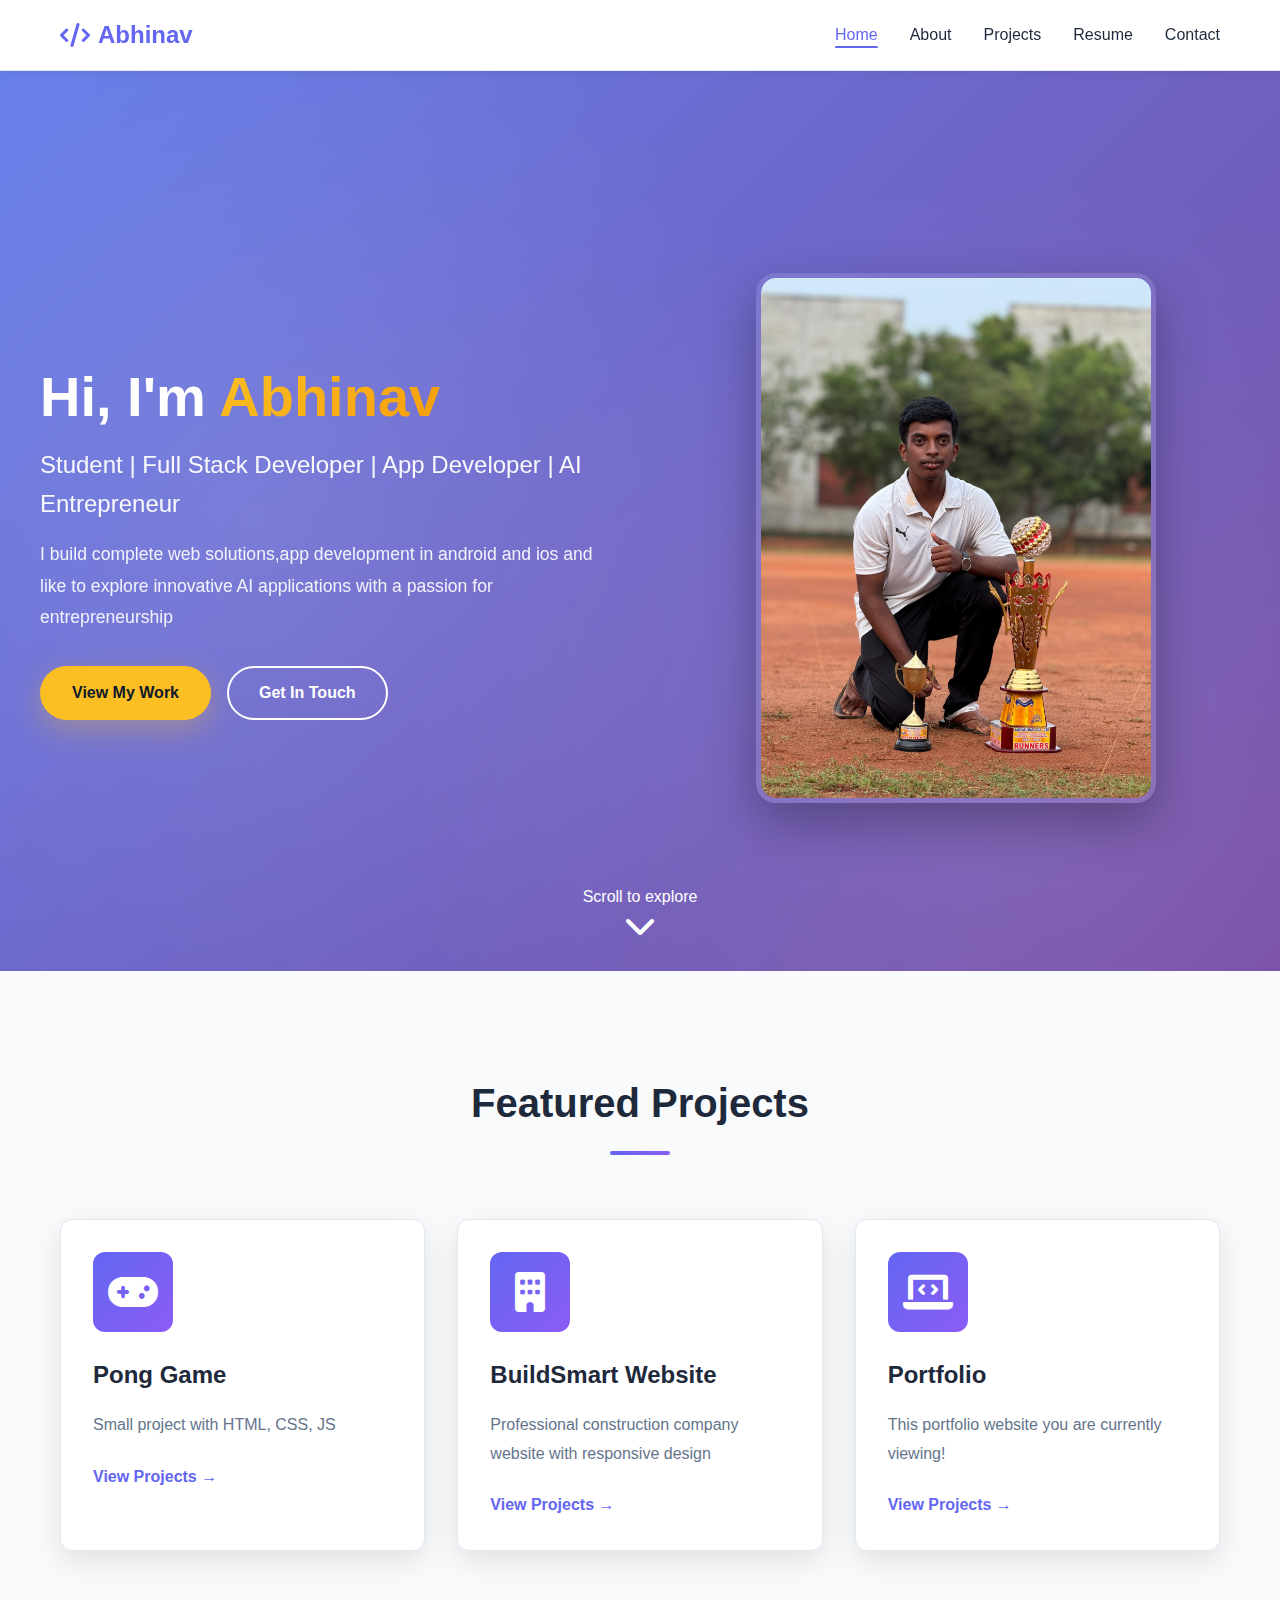
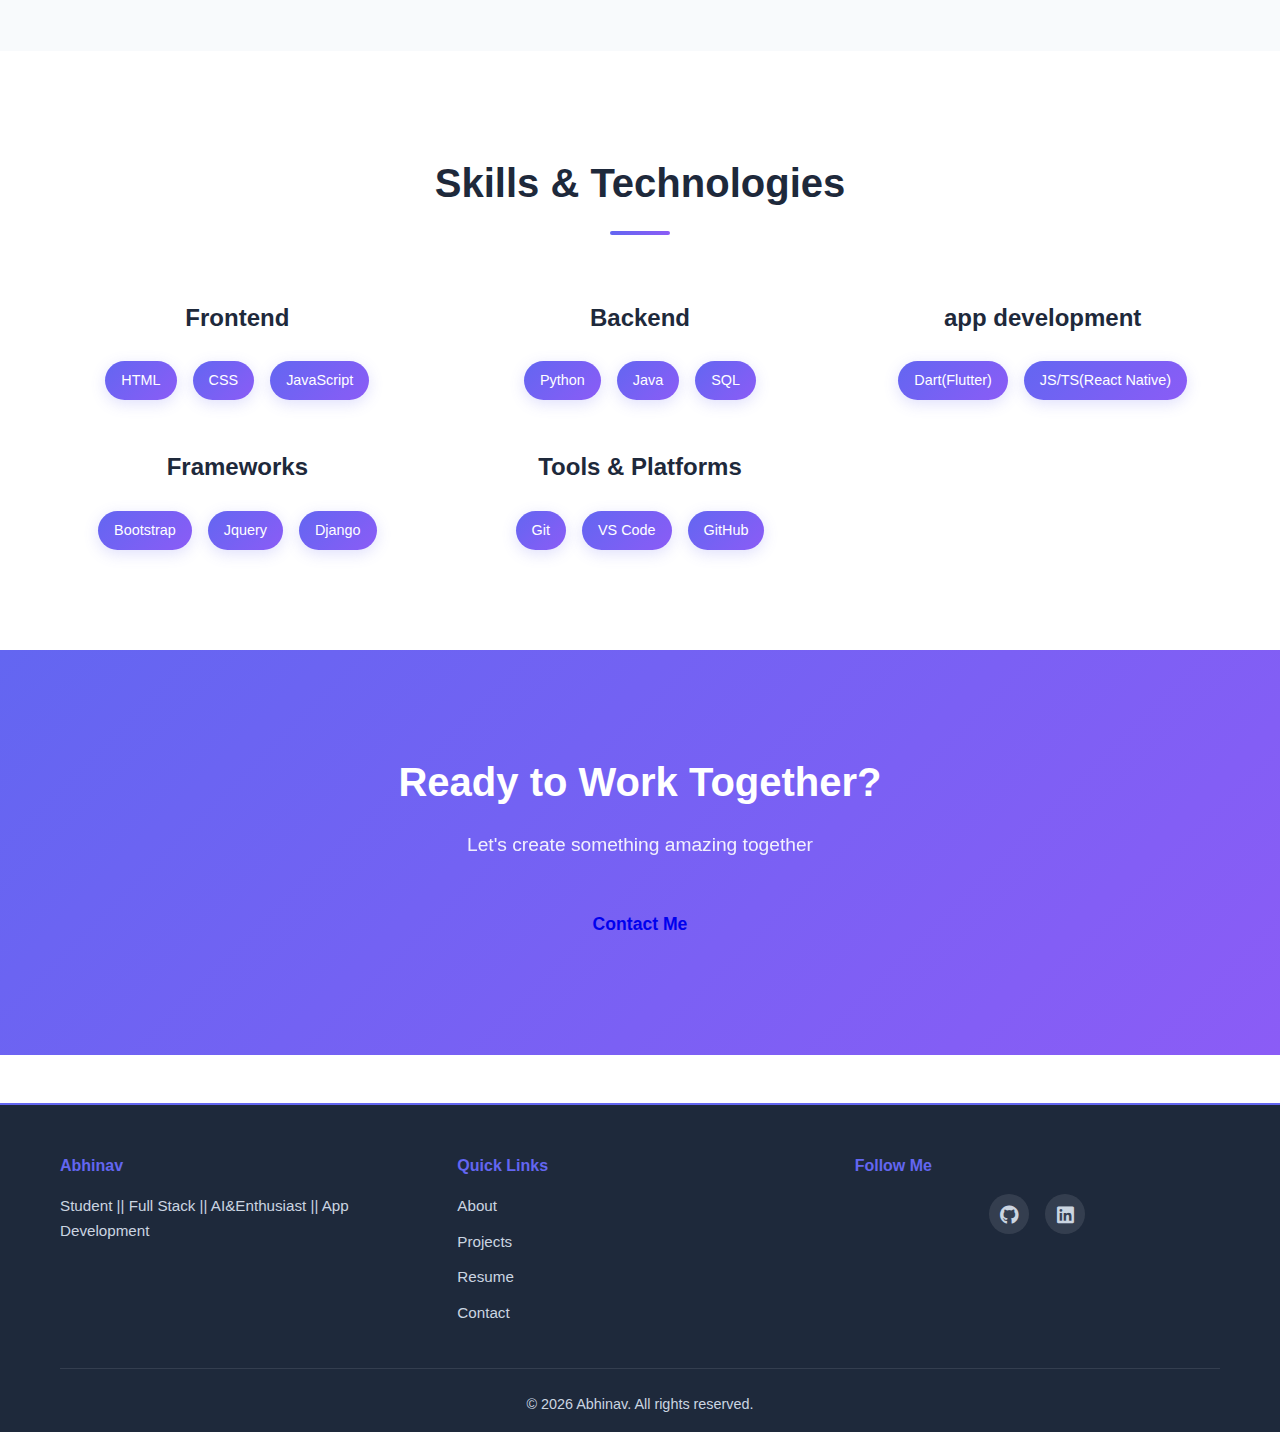
<file: index.html>
<!DOCTYPE html>
<html lang="en">
<head>
  <meta charset="UTF-8">
  <meta name="viewport" content="width=device-width, initial-scale=1.0">
  <title>Abhinav - Portfolio</title>
  <link rel="stylesheet" href="style.css">
  <link rel="stylesheet" href="https://cdnjs.cloudflare.com/ajax/libs/font-awesome/6.0.0/css/all.min.css">
</head>
<body>
  <!-- Navigation -->
  <nav class="navbar">
    <div class="nav-container">
      <a href="index.html" class="logo">
        <i class="fas fa-code"></i> Abhinav
      </a>
      <button class="nav-toggle" aria-label="Toggle navigation">
        <span></span>
        <span></span>
        <span></span>
      </button>
      <ul class="nav-menu">
        <li><a href="index.html" class="nav-link active">Home</a></li>
        <li><a href="about.html" class="nav-link">About</a></li>
        <li><a href="projects.html" class="nav-link">Projects</a></li>
        <li><a href="resume.html" class="nav-link">Resume</a></li>
        <li><a href="contact.html" class="nav-link">Contact</a></li>
      </ul>
    </div>
  </nav>

  <section class="hero">
    <div class="hero-content">
      <div class="hero-text">
        <h1 class="hero-title">Hi, I'm <span class="highlight">Abhinav</span></h1>
        <p class="hero-subtitle">Student | Full Stack Developer | App Developer | AI Entrepreneur </p>
        <p class="hero-description">I build complete web solutions,app development in android and ios and  like to explore innovative AI applications with a passion for entrepreneurship</p>
        <div class="hero-buttons">
          <a href="projects.html" class="btn btn-primary">View My Work</a>
          <a href="contact.html" class="btn btn-secondary">Get In Touch</a>
        </div>
      </div>
      <div class="hero-image">
        <img src="./image/profile.jpg" alt="Abhinav" class="profile-img">
      </div>
    </div>
    <div class="scroll-indicator">
      <p>Scroll to explore</p>
      <i class="fas fa-chevron-down"></i>
    </div>
  </section>

  <!-- Featured Projects -->
  <section class="featured-projects">
    <div class="container">
      <h2 class="section-title">Featured Projects</h2>
      <div class="projects-grid">
        <div class="project-card">
          <div class="project-image">
            <i class="fas fa-gamepad"></i>
          </div>
          <h3>Pong Game</h3>
          <p>Small project with HTML, CSS, JS</p>
          <a href="projects.html" class="view-link">View Projects →</a>
        </div>
        <div class="project-card">
          <div class="project-image">
            <i class="fas fa-building"></i>
          </div>
          <h3>BuildSmart Website</h3>
          <p>Professional construction company website with responsive design</p>
          <a href="projects.html" class="view-link">View Projects →</a>
        </div>
        <div class="project-card">
          <div class="project-image">
            <i class="fas fa-laptop-code"></i>
          </div>
          <h3>Portfolio</h3>
          <p>This portfolio website you are currently viewing!</p>
          <a href="projects.html" class="view-link">View Projects →</a>
        </div>
      </div>
    </div>
  </section>

  <!-- Skills Section -->
  <section class="skills">
    <div class="container">
      <h2 class="section-title">Skills & Technologies</h2>
      <div class="skills-grid">
        <div class="skill-category">
          <h3>Frontend</h3>
          <div class="skills-list">
            <span class="skill-tag">HTML</span>
            <span class="skill-tag">CSS</span>
            <span class="skill-tag">JavaScript</span>
          </div>
        </div>
        <div class="skill-category">
          <h3>Backend</h3>
          <div class="skills-list">
            <span class="skill-tag">Python</span>
            <span class="skill-tag">Java</span>
            <span class="skill-tag">SQL</span>
          </div>
        </div>
        <div class="skill-category">
          <h3>app development</h3>
          <div class="skills-list">
            <span class="skill-tag">Dart(Flutter)</span>
            <span class="skill-tag">JS/TS(React Native)</span>
          </div>
        </div>
        <div class="skill-category">
          <h3>Frameworks</h3>
          <div class="skills-list">
            <span class="skill-tag">Bootstrap</span>
            <span class="skill-tag">Jquery</span>
            <span class="skill-tag">Django</span>
          </div>
        </div>
        <div class="skill-category">
          <h3>Tools & Platforms</h3>
          <div class="skills-list">
            <span class="skill-tag">Git</span>
            <span class="skill-tag">VS Code</span>
            <span class="skill-tag">GitHub</span>
          </div>
        </div>
      </div>
    </div>
  </section>

  <!-- CTA Section -->
  <section class="cta">
    <div class="container">
      <h2>Ready to Work Together?</h2>
      <p>Let's create something amazing together</p>
      <a href="contact.html" class="btn btn-large">Contact Me</a>
    </div>
  </section>

  <!-- Footer -->
  <footer class="footer">
    <div class="container">
      <div class="footer-content">
        <div class="footer-section">
          <h4>Abhinav</h4>
          <p>Student || Full Stack || AI&Enthusiast || App Development</p>
        </div>
        <div class="footer-section">
          <h4>Quick Links</h4>
          <ul>
            <li><a href="about.html">About</a></li>
            <li><a href="projects.html">Projects</a></li>
            <li><a href="resume.html">Resume</a></li>
            <li><a href="contact.html">Contact</a></li>
          </ul>
        </div>
        <div class="footer-section">
          <h4>Follow Me</h4>
          <div class="social-links">
            <a href="https://github.com/Abhinavvel2006" aria-label="GitHub"><i class="fab fa-github"></i></a>
            <a href="https://www.linkedin.com/in/abhinavvel2006" aria-label="LinkedIn"><i class="fab fa-linkedin"></i></a>
          </div>
        </div>
      </div>
      <div class="footer-bottom">
        <p>&copy; 2026 Abhinav. All rights reserved.</p>
      </div>
    </div>
  </footer>

  <script src="script.js"></script>
</body>
</html>
</file>
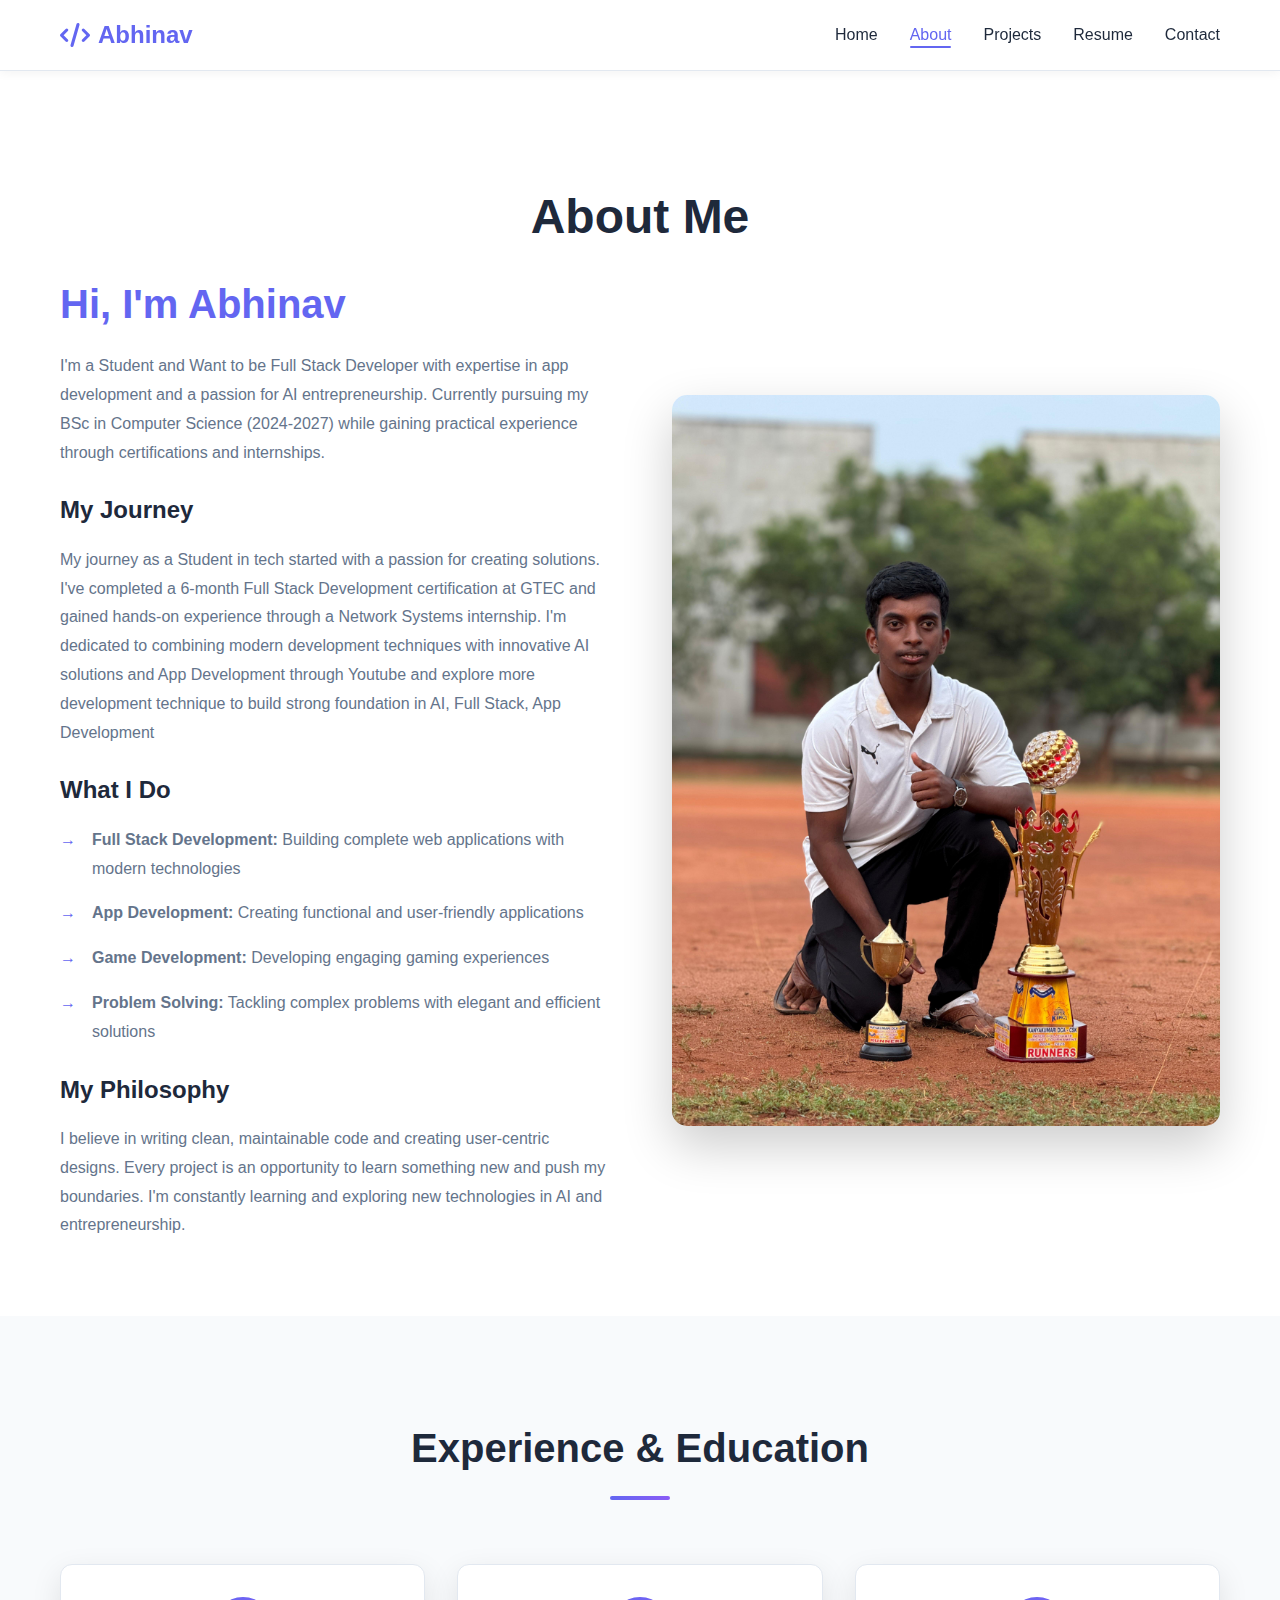
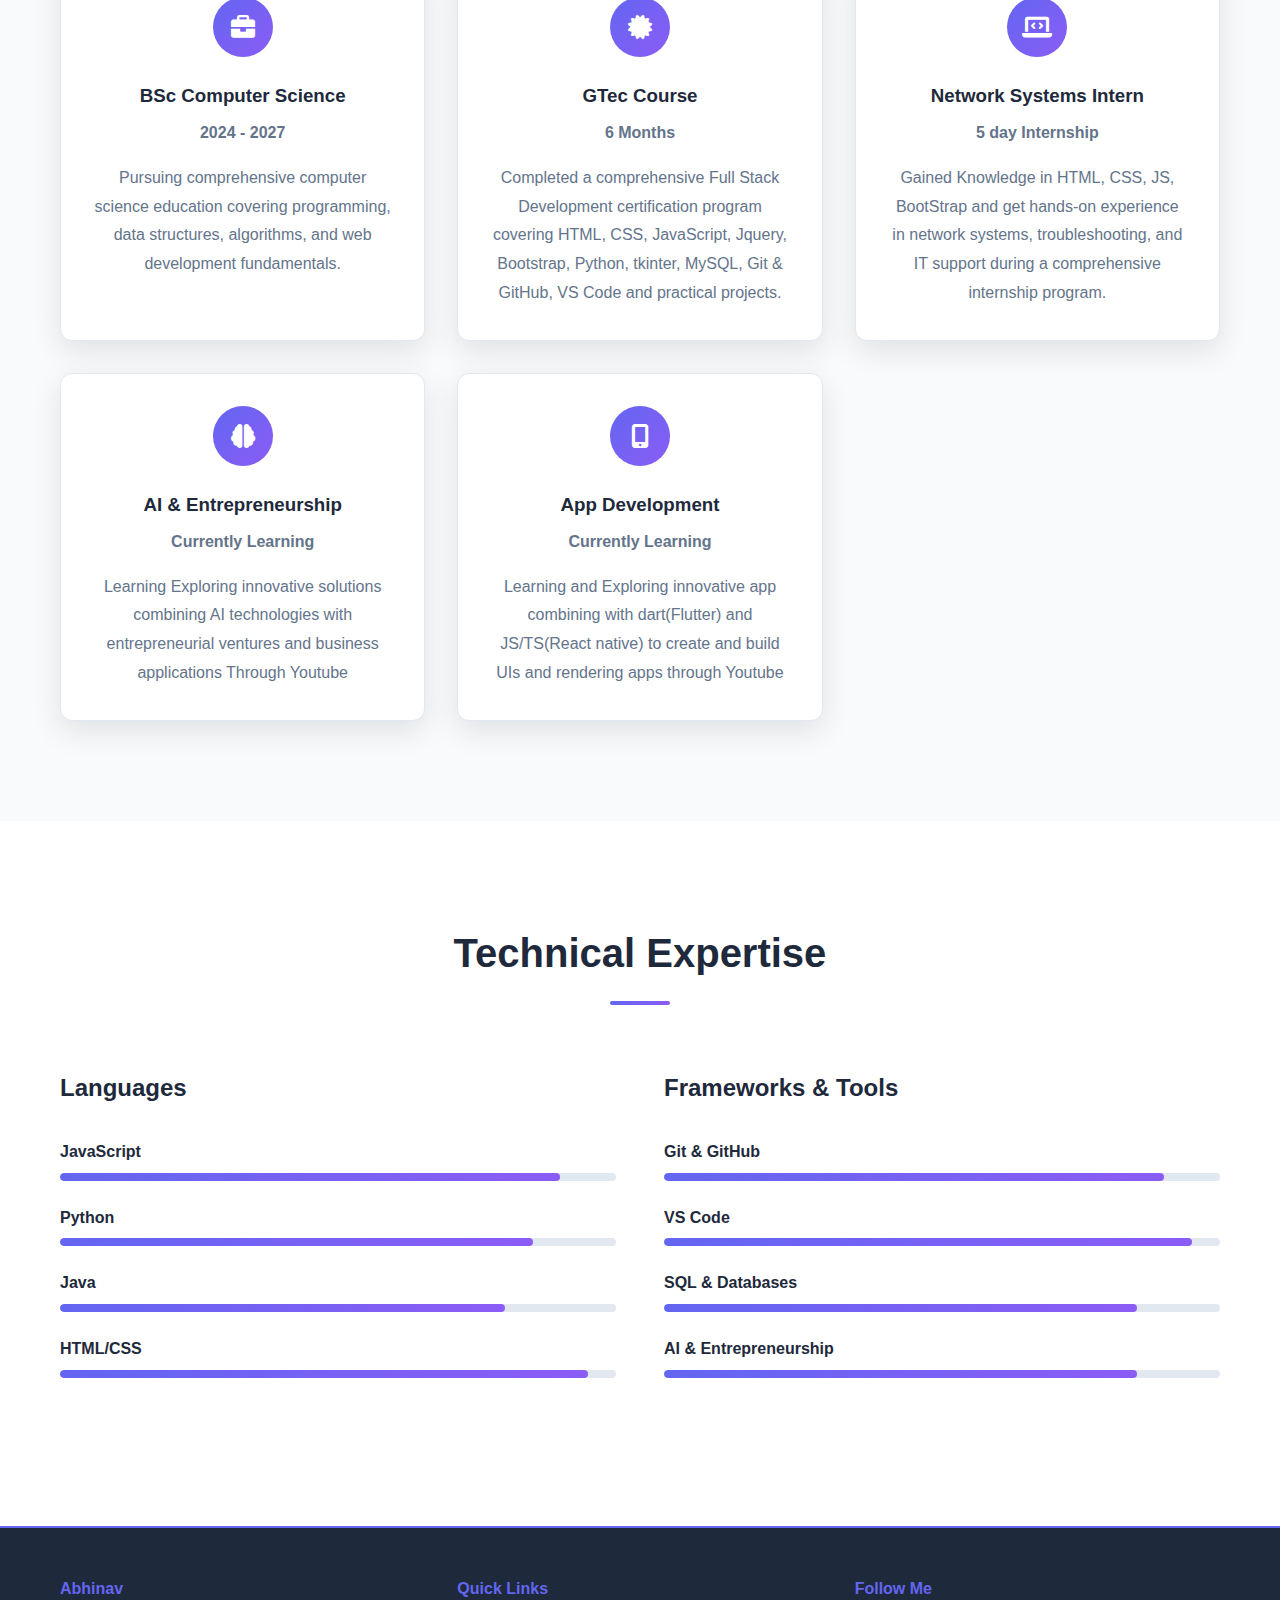
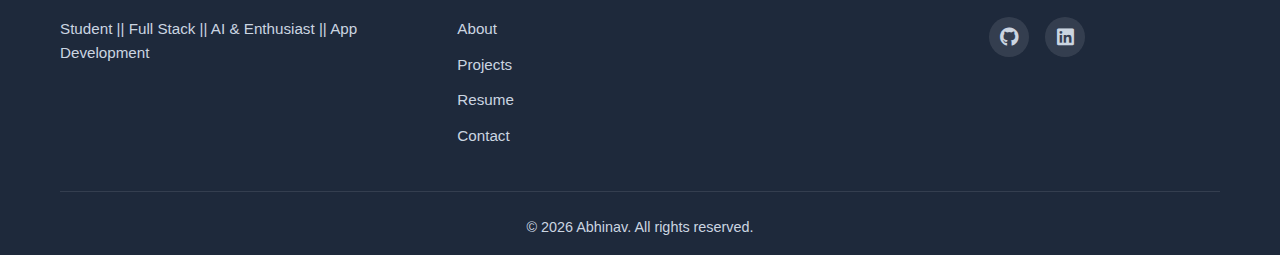
<file: about.html>
<!DOCTYPE html>
<html lang="en">
<head>
  <meta charset="UTF-8">
  <meta name="viewport" content="width=device-width, initial-scale=1.0">
  <title>About Me - Abhinav Portfolio</title>
  <link rel="stylesheet" href="style.css">
  <link rel="stylesheet" href="https://cdnjs.cloudflare.com/ajax/libs/font-awesome/6.0.0/css/all.min.css">
</head>
<body>
  <!-- Navigation -->
  <nav class="navbar">
    <div class="nav-container">
      <a href="index.html" class="logo">
        <i class="fas fa-code"></i> Abhinav
      </a>
      <button class="nav-toggle" aria-label="Toggle navigation">
        <span></span>
        <span></span>
        <span></span>
      </button>
      <ul class="nav-menu">
        <li><a href="index.html" class="nav-link">Home</a></li>
        <li><a href="about.html" class="nav-link active">About</a></li>
        <li><a href="projects.html" class="nav-link">Projects</a></li>
        <li><a href="resume.html" class="nav-link">Resume</a></li>
        <li><a href="contact.html" class="nav-link">Contact</a></li>
      </ul>
    </div>
  </nav>

  <!-- About Section -->
  <section class="about-section">
    <div class="container">
      <h1 class="page-title">About Me</h1>
      <div class="about-content">
        <div class="about-text">
          <h2>Hi, I'm Abhinav</h2>
          <p>I'm a Student and Want to be Full Stack Developer with expertise in app development and a passion for AI entrepreneurship. Currently pursuing my BSc in Computer Science (2024-2027) while gaining practical experience through certifications and internships.</p>
          
          <h3>My Journey</h3>
          <p>My journey as a Student in tech started with a passion for creating solutions. I've completed a 6-month Full Stack Development certification at GTEC and gained hands-on experience through a Network Systems internship. I'm dedicated to combining modern development techniques with innovative AI solutions and App Development through Youtube and explore more development technique to build strong foundation in AI, Full Stack, App Development</p>

          <h3>What I Do</h3>
          <ul class="about-list">
            <li><strong>Full Stack Development:</strong> Building complete web applications with modern technologies</li>
            <li><strong>App Development:</strong> Creating functional and user-friendly applications</li>
            <li><strong>Game Development:</strong> Developing engaging gaming experiences</li>
            <li><strong>Problem Solving:</strong> Tackling complex problems with elegant and efficient solutions</li>
          </ul>

          <h3>My Philosophy</h3>
          <p>I believe in writing clean, maintainable code and creating user-centric designs. Every project is an opportunity to learn something new and push my boundaries. I'm constantly learning and exploring new technologies in AI and entrepreneurship.</p>
        </div>
        <div class="about-image">
          <img src="./image/profile.jpg" alt="Abhinav" class="about-img">
        </div>
      </div>
    </div>
  </section>

  <!-- Experience Section -->
  <section class="experience-section">
    <div class="container">
      <h2 class="section-title">Experience & Education</h2>
      <div class="experience-grid">
        <div class="experience-card">
          <div class="exp-icon">
            <i class="fas fa-briefcase"></i>
          </div>
          <h3>BSc Computer Science</h3>
          <p class="exp-date">2024 - 2027</p>
          <p>Pursuing comprehensive computer science education covering programming, data structures, algorithms, and web development fundamentals.</p>
        </div>
        <div class="experience-card">
          <div class="exp-icon">
            <i class="fas fa-certificate"></i>
          </div>
          <h3>GTec Course</h3>
          <p class="exp-date">6 Months</p>
          <p>Completed a comprehensive Full Stack Development certification program covering HTML, CSS, JavaScript, Jquery, Bootstrap, Python, tkinter, MySQL, Git & GitHub, VS Code and practical projects.</p>
        </div>
        <div class="experience-card">
          <div class="exp-icon">
            <i class="fas fa-laptop-code"></i>
          </div>
          <h3>Network Systems Intern</h3>
          <p class="exp-date">5 day Internship</p>
          <p>Gained Knowledge in HTML, CSS, JS, BootStrap and get hands-on experience in network systems, troubleshooting, and IT support during a comprehensive internship program.</p>
        </div>
        <div class="experience-card">
          <div class="exp-icon">
            <i class="fas fa-brain"></i>
          </div>
          <h3>AI & Entrepreneurship</h3>
          <p class="exp-date">Currently Learning</p>
          <p>Learning Exploring innovative solutions combining AI technologies with entrepreneurial ventures and business applications Through Youtube</p>
        </div>
        <div class="experience-card">
          <div class="exp-icon">
            <i class="fas fa-mobile-alt"></i>
          </div>
          <h3>App Development</h3>
          <p class="exp-date">Currently Learning</p>
          <p>Learning and Exploring innovative app combining with dart(Flutter) and JS/TS(React native) to create and build UIs and rendering apps through Youtube</p>
        </div>
      </div>
    </div>
  </section>

  <!-- Technical Skills Section -->
  <section class="technical-skills">
    <div class="container">
      <h2 class="section-title">Technical Expertise</h2>
      <div class="skills-matrix">
        <div class="skill-column">
          <h3>Languages</h3>
          <div class="skill-bars">
            <div class="skill-item">
              <span>JavaScript</span>
              <div class="skill-bar">
                <div class="skill-fill" style="width: 90%"></div>
              </div>
            </div>
            <div class="skill-item">
              <span>Python</span>
              <div class="skill-bar">
                <div class="skill-fill" style="width: 85%"></div>
              </div>
            </div>
            <div class="skill-item">
              <span>Java</span>
              <div class="skill-bar">
                <div class="skill-fill" style="width: 80%"></div>
              </div>
            </div>
            <div class="skill-item">
              <span>HTML/CSS</span>
              <div class="skill-bar">
                <div class="skill-fill" style="width: 95%"></div>
              </div>
            </div>
          </div>
        </div>

        <div class="skill-column">
          <h3>Frameworks & Tools</h3>
          <div class="skill-bars">
            <div class="skill-item">
              <span>Git & GitHub</span>
              <div class="skill-bar">
                <div class="skill-fill" style="width: 90%"></div>
              </div>
            </div>
            <div class="skill-item">
              <span>VS Code</span>
              <div class="skill-bar">
                <div class="skill-fill" style="width: 95%"></div>
              </div>
            </div>
            <div class="skill-item">
              <span>SQL & Databases</span>
              <div class="skill-bar">
                <div class="skill-fill" style="width: 85%"></div>
              </div>
            </div>
            <div class="skill-item">
              <span>AI & Entrepreneurship</span>
              <div class="skill-bar">
                <div class="skill-fill" style="width: 85%"></div>
              </div>
            </div>
          </div>
        </div>
      </div>
    </div>
  </section>

  <!-- Footer -->
  <footer class="footer">
    <div class="container">
      <div class="footer-content">
        <div class="footer-section">
          <h4>Abhinav</h4>
          <p>Student || Full Stack || AI & Enthusiast || App Development</p>
        </div>
        <div class="footer-section">
          <h4>Quick Links</h4>
          <ul>
            <li><a href="about.html">About</a></li>
            <li><a href="projects.html">Projects</a></li>
            <li><a href="resume.html">Resume</a></li>
            <li><a href="contact.html">Contact</a></li>
          </ul>
        </div>
        <div class="footer-section">
          <h4>Follow Me</h4>
          <div class="social-links">
            <a href="https://github.com/Abhinavvel2006" aria-label="GitHub"><i class="fab fa-github"></i></a>
            <a href="https://www.linkedin.com/in/abhinavvel2006" aria-label="LinkedIn"><i class="fab fa-linkedin"></i></a>
          </div>
        </div>
      </div>
      <div class="footer-bottom">
        <p>&copy; 2026 Abhinav. All rights reserved.</p>
      </div>
    </div>
  </footer>

  <script src="script.js"></script>
</body>
</html>
</file>
<file: style.css>
/* ===== CSS Variables ===== */
:root {
  --primary-color: #6366f1;
  --secondary-color: #8b5cf6;
  --accent-color: #ec4899;
  --dark-bg: #0f172a;
  --light-bg: #f8fafc;
  --text-dark: #1e293b;
  --text-light: #64748b;
  --border-color: #e2e8f0;
  --shadow: 0 10px 30px rgba(0, 0, 0, 0.1);
  --shadow-lg: 0 20px 50px rgba(0, 0, 0, 0.2);
  --transition: all 0.3s ease;
}

/* ===== Global Styles ===== */
* {
  margin: 0;
  padding: 0;
  box-sizing: border-box;
}

html {
  scroll-behavior: smooth;
}

body {
  font-family: 'Segoe UI', Tahoma, Geneva, Verdana, sans-serif;
  line-height: 1.6;
  color: var(--text-dark);
  background-color: #fff;
  overflow-x: hidden;
}

.container {
  max-width: 1200px;
  margin: 0 auto;
  padding: 0 20px;
}

/* ===== Navigation ===== */
.navbar {
  position: sticky;
  top: 0;
  background: rgba(255, 255, 255, 0.95);
  backdrop-filter: blur(10px);
  border-bottom: 1px solid var(--border-color);
  padding: 1rem 0;
  z-index: 1000;
  box-shadow: 0 2px 10px rgba(0, 0, 0, 0.05);
}

.nav-container {
  max-width: 1200px;
  margin: 0 auto;
  padding: 0 20px;
  display: flex;
  justify-content: space-between;
  align-items: center;
}

.logo {
  font-size: 1.5rem;
  font-weight: 700;
  color: var(--primary-color);
  text-decoration: none;
  display: flex;
  align-items: center;
  gap: 0.5rem;
  transition: var(--transition);
}

.logo:hover {
  transform: translateY(-2px);
}

.nav-menu {
  display: flex;
  list-style: none;
  gap: 2rem;
}

.nav-link {
  text-decoration: none;
  color: var(--text-dark);
  font-weight: 500;
  position: relative;
  transition: var(--transition);
}

.nav-link:hover,
.nav-link.active {
  color: var(--primary-color);
}

.nav-link.active::after {
  content: '';
  position: absolute;
  bottom: -5px;
  left: 0;
  width: 100%;
  height: 2px;
  background: var(--primary-color);
  border-radius: 2px;
}

.nav-toggle {
  display: none;
  flex-direction: column;
  background: none;
  border: none;
  cursor: pointer;
}

.nav-toggle span {
  width: 25px;
  height: 3px;
  background: var(--text-dark);
  margin: 5px 0;
  border-radius: 3px;
  transition: var(--transition);
}

/* ===== Hero Section ===== */
.hero {
  min-height: 100vh;
  display: flex;
  flex-direction: column;
  justify-content: center;
  padding: 100px 20px 60px;
  background: linear-gradient(135deg, #667eea 0%, #764ba2 100%);
  position: relative;
  overflow: hidden;
}

.hero::before {
  content: '';
  position: absolute;
  top: 0;
  left: 0;
  right: 0;
  bottom: 0;
  background: radial-gradient(circle at 20% 50%, rgba(255, 255, 255, 0.1) 0%, transparent 50%),
              radial-gradient(circle at 80% 80%, rgba(255, 255, 255, 0.1) 0%, transparent 50%);
  pointer-events: none;
}

.hero-content {
  display: grid;
  grid-template-columns: 1fr 1fr;
  gap: 4rem;
  align-items: center;
  max-width: 1200px;
  margin: 0 auto;
  position: relative;
  z-index: 1;
}

.hero-text {
  color: white;
}

.hero-title {
  font-size: 3.5rem;
  font-weight: 800;
  margin-bottom: 1rem;
  line-height: 1.2;
  animation: slideInUp 0.8s ease;
}

.highlight {
  color: #fbbf24;
  background: linear-gradient(135deg, #fbbf24, #f59e0b);
  -webkit-background-clip: text;
  -webkit-text-fill-color: transparent;
  background-clip: text;
}

.hero-subtitle {
  font-size: 1.5rem;
  margin-bottom: 1rem;
  opacity: 0.95;
  animation: slideInUp 0.8s ease 0.1s backwards;
}

.hero-description {
  font-size: 1.1rem;
  margin-bottom: 2rem;
  opacity: 0.9;
  line-height: 1.8;
  animation: slideInUp 0.8s ease 0.2s backwards;
}

.hero-buttons {
  display: flex;
  gap: 1rem;
  flex-wrap: wrap;
  animation: slideInUp 0.8s ease 0.3s backwards;
}

.btn {
  padding: 12px 30px;
  border-radius: 50px;
  text-decoration: none;
  font-weight: 600;
  font-size: 1rem;
  border: 2px solid transparent;
  cursor: pointer;
  transition: var(--transition);
  display: inline-block;
}

.btn-primary {
  background: #fbbf24;
  color: var(--dark-bg);
  box-shadow: 0 10px 30px rgba(251, 191, 36, 0.3);
}

.btn-primary:hover {
  transform: translateY(-3px);
  box-shadow: 0 15px 40px rgba(251, 191, 36, 0.4);
}

.btn-secondary {
  background: transparent;
  color: white;
  border-color: white;
}

.btn-secondary:hover {
  background: white;
  color: var(--primary-color);
}

.btn-large {
  padding: 15px 40px;
  font-size: 1.1rem;
}

.hero-image {
  text-align: center;
  animation: float 3s ease-in-out infinite;
}

.profile-img {
  width: 100%;
  max-width: 400px;
  border-radius: 20px;
  box-shadow: 0 20px 50px rgba(0, 0, 0, 0.3);
  border: 5px solid rgba(255, 255, 255, 0.1);
}

.scroll-indicator {
  position: absolute;
  bottom: 30px;
  left: 50%;
  transform: translateX(-50%);
  color: white;
  text-align: center;
  animation: bounce 2s infinite;
}

.scroll-indicator i {
  display: block;
  font-size: 2rem;
}

/* ===== Featured Projects Section ===== */
.featured-projects {
  padding: 100px 20px;
  background: var(--light-bg);
}

.section-title {
  font-size: 2.5rem;
  font-weight: 800;
  text-align: center;
  margin-bottom: 4rem;
  color: var(--text-dark);
  position: relative;
}

.section-title::after {
  content: '';
  display: block;
  width: 60px;
  height: 4px;
  background: linear-gradient(90deg, var(--primary-color), var(--secondary-color));
  margin: 1rem auto 0;
  border-radius: 2px;
}

.projects-grid {
  display: grid;
  grid-template-columns: repeat(auto-fit, minmax(300px, 1fr));
  gap: 2rem;
  max-width: 1200px;
  margin: 0 auto;
}

.project-card {
  background: white;
  border-radius: 12px;
  padding: 2rem;
  box-shadow: var(--shadow);
  transition: var(--transition);
  border: 1px solid var(--border-color);
}

.project-card:hover {
  transform: translateY(-10px);
  box-shadow: var(--shadow-lg);
  border-color: var(--primary-color);
}

.project-image {
  width: 80px;
  height: 80px;
  background: linear-gradient(135deg, var(--primary-color), var(--secondary-color));
  border-radius: 12px;
  display: flex;
  align-items: center;
  justify-content: center;
  font-size: 2.5rem;
  color: white;
  margin-bottom: 1.5rem;
}

.project-card h3 {
  font-size: 1.5rem;
  margin-bottom: 1rem;
  color: var(--text-dark);
}

.project-card p {
  color: var(--text-light);
  margin-bottom: 1.5rem;
  line-height: 1.8;
}

.view-link {
  color: var(--primary-color);
  text-decoration: none;
  font-weight: 600;
  display: inline-flex;
  align-items: center;
  transition: var(--transition);
}

.view-link:hover {
  gap: 0.5rem;
  transform: translateX(5px);
}

/* ===== Skills Section ===== */
.skills {
  padding: 100px 20px;
  background: white;
}

.skills-grid {
  display: grid;
  grid-template-columns: repeat(auto-fit, minmax(300px, 1fr));
  gap: 3rem;
  max-width: 1200px;
  margin: 0 auto;
}

.skill-category {
  text-align: center;
}

.skill-category h3 {
  font-size: 1.5rem;
  margin-bottom: 1.5rem;
  color: var(--text-dark);
}

.skills-list {
  display: flex;
  flex-wrap: wrap;
  gap: 1rem;
  justify-content: center;
}

.skill-tag {
  background: linear-gradient(135deg, var(--primary-color), var(--secondary-color));
  color: white;
  padding: 8px 16px;
  border-radius: 20px;
  font-size: 0.9rem;
  font-weight: 500;
  box-shadow: 0 4px 15px rgba(99, 102, 241, 0.2);
  transition: var(--transition);
  cursor: default;
}

.skill-tag:hover {
  transform: translateY(-3px);
  box-shadow: 0 6px 20px rgba(99, 102, 241, 0.3);
}

/* ===== CTA Section ===== */
.cta {
  padding: 100px 20px;
  background: linear-gradient(135deg, var(--primary-color), var(--secondary-color));
  color: white;
  text-align: center;
}

.cta h2 {
  font-size: 2.5rem;
  margin-bottom: 1rem;
}

.cta p {
  font-size: 1.2rem;
  margin-bottom: 2rem;
  opacity: 0.9;
}

/* ===== Footer ===== */
.footer {
  background: var(--text-dark);
  color: white;
  padding: 3rem 20px 1rem;
  margin-top: 3rem;
  border-top: 2px solid var(--primary-color);
}

.footer-content {
  display: grid;
  grid-template-columns: repeat(auto-fit, minmax(250px, 1fr));
  gap: 2rem;
  max-width: 1200px;
  margin: 0 auto 2rem;
}

.footer-section h4 {
  margin-bottom: 1rem;
  color: var(--primary-color);
}

.footer-section p {
  font-size: 0.95rem;
  font-weight: 400;
  color: #cbd5e1;
  line-height: 1.6;
}

.footer-section ul {
  list-style: none;
}

.footer-section ul li {
  margin-bottom: 0.7rem;
  font-size: 0.95rem;
}

.footer-section a {
  color: #cbd5e1;
  text-decoration: none;
  transition: var(--transition);
}

.footer-section a:hover {
  color: var(--primary-color);
  transform: translateX(5px);
}

.social-links {
  display: flex;
  gap: 1rem;
  justify-content: center;
}

.social-links a {
  width: 40px;
  height: 40px;
  border-radius: 50%;
  background: rgba(255, 255, 255, 0.1);
  display: flex;
  align-items: center;
  justify-content: center;
  font-size: 1.2rem;
}

.social-links a:hover {
  background: var(--primary-color);
  transform: translateY(-3px);
}

.footer-bottom {
  border-top: 1px solid rgba(255, 255, 255, 0.1);
  padding-top: 1.5rem;
  text-align: center;
  color: #cbd5e1;
  font-size: 0.9rem;
}

/* ===== Animations ===== */
@keyframes slideInUp {
  from {
    opacity: 0;
    transform: translateY(30px);
  }
  to {
    opacity: 1;
    transform: translateY(0);
  }
}

@keyframes float {
  0%, 100% {
    transform: translateY(0px);
  }
  50% {
    transform: translateY(-20px);
  }
}

@keyframes bounce {
  0%, 100% {
    opacity: 1;
    transform: translateX(-50%) translateY(0);
  }
  50% {
    opacity: 0.5;
    transform: translateX(-50%) translateY(10px);
  }
}

/* ===== Responsive Design ===== */
@media (max-width: 768px) {
  .nav-menu {
    position: fixed;
    left: -100%;
    top: 70px;
    flex-direction: column;
    background-color: white;
    width: 100%;
    text-align: center;
    transition: 0.3s;
    box-shadow: var(--shadow);
    gap: 0;
    padding: 2rem 0;
  }

  .nav-menu.active {
    left: 0;
  }

  .nav-toggle {
    display: flex;
  }

  .nav-toggle.active span:nth-child(1) {
    transform: rotate(-45deg) translate(-5px, 6px);
  }

  .nav-toggle.active span:nth-child(2) {
    opacity: 0;
  }

  .nav-toggle.active span:nth-child(3) {
    transform: rotate(45deg) translate(-5px, -6px);
  }

  .hero-content {
    grid-template-columns: 1fr;
    gap: 2rem;
  }

  .hero-title {
    font-size: 2rem;
  }

  .hero-subtitle {
    font-size: 1.2rem;
  }

  .hero-buttons {
    flex-direction: column;
  }

  .btn {
    width: 100%;
    text-align: center;
  }

  .section-title {
    font-size: 2rem;
  }

  .projects-grid {
    grid-template-columns: 1fr;
  }

  .cta h2 {
    font-size: 1.8rem;
  }

  .cta p {
    font-size: 1rem;
  }

  .footer-content {
    grid-template-columns: 1fr;
    text-align: center;
  }

  .social-links {
    justify-content: center;
  }
}

@media (max-width: 480px) {
  .hero-title {
    font-size: 1.5rem;
  }

  .hero-subtitle {
    font-size: 1rem;
  }

  .section-title {
    font-size: 1.5rem;
  }

  .hero-buttons {
    gap: 0.5rem;
  }
}

/* ===== Page Title ===== */
.page-title {
  font-size: 3rem;
  font-weight: 800;
  text-align: center;
  margin: 3rem 0 1rem;
  color: var(--text-dark);
}

/* ===== About Section ===== */
.about-section {
  padding: 60px 20px;
  background: white;
}

.about-content {
  display: grid;
  grid-template-columns: 1fr 1fr;
  gap: 4rem;
  align-items: center;
  max-width: 1200px;
  margin: 0 auto;
}

.about-text h2 {
  font-size: 2.5rem;
  margin-bottom: 1rem;
  color: var(--primary-color);
}

.about-text h3 {
  font-size: 1.5rem;
  margin-top: 1.5rem;
  margin-bottom: 1rem;
  color: var(--text-dark);
}

.about-text p {
  color: var(--text-light);
  line-height: 1.8;
  margin-bottom: 1rem;
}

.about-list {
  list-style: none;
  padding: 0;
}

.about-list li {
  margin: 1rem 0;
  padding-left: 2rem;
  position: relative;
  color: var(--text-light);
  line-height: 1.8;
}

.about-list li::before {
  content: '→';
  position: absolute;
  left: 0;
  color: var(--primary-color);
  font-weight: bold;
}

.about-image {
  text-align: center;
}

.about-img {
  max-width: 100%;
  border-radius: 15px;
  box-shadow: var(--shadow-lg);
}

/* ===== Experience Section ===== */
.experience-section {
  padding: 100px 20px;
  background: var(--light-bg);
}

.experience-grid {
  display: grid;
  grid-template-columns: repeat(auto-fit, minmax(300px, 1fr));
  gap: 2rem;
  max-width: 1200px;
  margin: 0 auto;
}

.experience-card {
  background: white;
  padding: 2rem;
  border-radius: 12px;
  text-align: center;
  box-shadow: var(--shadow);
  transition: var(--transition);
  border: 1px solid var(--border-color);
}

.experience-card:hover {
  transform: translateY(-10px);
  box-shadow: var(--shadow-lg);
}

.exp-icon {
  width: 60px;
  height: 60px;
  background: linear-gradient(135deg, var(--primary-color), var(--secondary-color));
  border-radius: 50%;
  display: flex;
  align-items: center;
  justify-content: center;
  font-size: 1.5rem;
  color: white;
  margin: 0 auto 1.5rem;
}

.experience-card h3 {
  color: var(--text-dark);
  margin-bottom: 0.5rem;
}

.exp-date {
  color: var(--primary-color);
  font-weight: 600;
  margin-bottom: 1rem;
  display: block;
}

.experience-card p {
  color: var(--text-light);
  line-height: 1.8;
}

/* ===== Technical Skills ===== */
.technical-skills {
  padding: 100px 20px;
  background: white;
}

.skills-matrix {
  display: grid;
  grid-template-columns: repeat(auto-fit, minmax(400px, 1fr));
  gap: 3rem;
  max-width: 1200px;
  margin: 0 auto;
}

.skill-column h3 {
  font-size: 1.5rem;
  margin-bottom: 2rem;
  color: var(--text-dark);
}

.skill-bars {
  display: flex;
  flex-direction: column;
  gap: 1.5rem;
}

.skill-item {
  display: flex;
  flex-direction: column;
}

.skill-item span {
  color: var(--text-dark);
  font-weight: 600;
  margin-bottom: 0.5rem;
}

.skill-bar {
  width: 100%;
  height: 8px;
  background: var(--border-color);
  border-radius: 4px;
  overflow: hidden;
}

.skill-fill {
  height: 100%;
  background: linear-gradient(90deg, var(--primary-color), var(--secondary-color));
  border-radius: 4px;
  transition: width 0.6s ease;
}

/* ===== Projects Section ===== */
.projects-section {
  padding: 60px 20px;
  background: white;
}

.projects-showcase {
  max-width: 1000px;
  margin: 0 auto;
  display: flex;
  flex-direction: column;
  gap: 2rem;
}

.project-item {
  background: var(--light-bg);
  padding: 2rem;
  border-radius: 12px;
  border-left: 4px solid var(--primary-color);
  transition: var(--transition);
}

.project-item:hover {
  box-shadow: var(--shadow);
  transform: translateX(5px);
}

.project-header {
  display: flex;
  justify-content: space-between;
  align-items: start;
  margin-bottom: 1rem;
  flex-wrap: wrap;
  gap: 1rem;
}

.project-header h3 {
  color: var(--text-dark);
  font-size: 1.5rem;
  margin: 0;
}

.project-tags {
  display: flex;
  gap: 0.5rem;
  flex-wrap: wrap;
}

.tag {
  background: var(--primary-color);
  color: white;
  padding: 4px 12px;
  border-radius: 15px;
  font-size: 0.85rem;
  font-weight: 500;
}

.tag-status {
  background: #ec4899;
  color: white;
  padding: 4px 12px;
  border-radius: 15px;
  font-size: 0.85rem;
  font-weight: 500;
}

.project-item p {
  color: var(--text-light);
  line-height: 1.8;
  margin-bottom: 1rem;
}

.project-links {
  display: flex;
  gap: 1.5rem;
  flex-wrap: wrap;
}

.project-link {
  display: inline-flex;
  align-items: center;
  gap: 0.5rem;
  color: var(--primary-color);
  text-decoration: none;
  font-weight: 600;
  transition: var(--transition);
}

.project-link:hover {
  gap: 1rem;
  transform: translateX(5px);
}

/* ===== Contact Section ===== */
.contact-section {
  padding: 60px 20px;
  background: white;
}

.contact-intro {
  text-align: center;
  font-size: 1.2rem;
  color: var(--text-light);
  margin-bottom: 3rem;
  max-width: 600px;
  margin-left: auto;
  margin-right: auto;
}

.contact-content {
  display: grid;
  grid-template-columns: 1fr 1fr;
  gap: 3rem;
  max-width: 1200px;
  margin: 0 auto 4rem;
}

.contact-info {
  display: grid;
  grid-template-columns: repeat(auto-fit, minmax(200px, 1fr));
  gap: 1.5rem;
}

.contact-card {
  text-align: center;
  padding: 1.5rem;
  border-radius: 12px;
  background: var(--light-bg);
  transition: var(--transition);
}

.contact-card:hover {
  box-shadow: var(--shadow);
  transform: translateY(-5px);
}

.contact-icon {
  width: 50px;
  height: 50px;
  background: linear-gradient(135deg, var(--primary-color), var(--secondary-color));
  border-radius: 50%;
  display: flex;
  align-items: center;
  justify-content: center;
  font-size: 1.5rem;
  color: white;
  margin: 0 auto 1rem;
}

.contact-card h3 {
  color: var(--text-dark);
  margin-bottom: 0.5rem;
}

.contact-card a {
  color: var(--primary-color);
  text-decoration: none;
  font-weight: 600;
  transition: var(--transition);
}

.contact-card a:hover {
  text-decoration: underline;
}

.contact-card p {
  color: var(--text-light);
}

/* ===== Contact Form ===== */
.contact-form {
  display: flex;
  flex-direction: column;
  gap: 1.5rem;
  background: var(--light-bg);
  padding: 2rem;
  border-radius: 12px;
}

.form-group {
  display: flex;
  flex-direction: column;
}

.form-group label {
  color: var(--text-dark);
  font-weight: 600;
  margin-bottom: 0.5rem;
}

.form-group input,
.form-group textarea {
  padding: 12px;
  border: 2px solid var(--border-color);
  border-radius: 8px;
  font-size: 1rem;
  font-family: inherit;
  transition: var(--transition);
}

.form-group input:focus,
.form-group textarea:focus {
  outline: none;
  border-color: var(--primary-color);
  box-shadow: 0 0 0 3px rgba(99, 102, 241, 0.1);
}

.contact-form .btn {
  align-self: flex-start;
}

/* ===== Social Connect ===== */
.social-connect {
  text-align: center;
  padding: 3rem;
  background: var(--light-bg);
  border-radius: 12px;
  max-width: 600px;
  margin: 0 auto;
}

.social-connect h2 {
  color: var(--text-dark);
  margin-bottom: 2rem;
}

.social-icons-large {
  display: flex;
  justify-content: center;
  flex-wrap: wrap;
  gap: 2rem;
}

.social-icon {
  display: flex;
  flex-direction: column;
  align-items: center;
  gap: 0.5rem;
  color: var(--text-dark);
  text-decoration: none;
  transition: var(--transition);
}

.social-icon i {
  font-size: 2.5rem;
  color: var(--primary-color);
}

.social-icon:hover {
  transform: translateY(-5px);
}

.social-icon:hover i {
  color: var(--secondary-color);
}

/* ===== Resume Section ===== */
.resume-section {
  padding: 60px 20px;
  background: white;
}

.resume-download {
  text-align: center;
  margin-bottom: 3rem;
}

.resume-section-content {
  max-width: 900px;
  margin: 3rem auto;
  background: var(--light-bg);
  padding: 2rem;
  border-radius: 12px;
}

.resume-section-content h2 {
  color: var(--text-dark);
  font-size: 2rem;
  margin-bottom: 1.5rem;
  border-bottom: 3px solid var(--primary-color);
  padding-bottom: 0.5rem;
}

.resume-section-content p {
  color: var(--text-light);
  line-height: 1.8;
  margin-bottom: 1rem;
}

.resume-section-content ul {
  list-style: none;
  padding: 0;
  margin: 1rem 0;
}

.resume-section-content ul li {
  padding-left: 2rem;
  margin: 0.5rem 0;
  position: relative;
  color: var(--text-light);
}

.resume-section-content ul li::before {
  content: '✓';
  position: absolute;
  left: 0;
  color: var(--primary-color);
  font-weight: bold;
}

.resume-item {
  margin-bottom: 2rem;
  padding-bottom: 2rem;
  border-bottom: 1px solid var(--border-color);
}

.resume-item:last-child {
  border-bottom: none;
}

.item-header {
  display: flex;
  justify-content: space-between;
  align-items: center;
  margin-bottom: 0.5rem;
  flex-wrap: wrap;
  gap: 1rem;
}

.item-header h3 {
  color: var(--text-dark);
  margin: 0;
}

.date {
  background: var(--primary-color);
  color: white;
  padding: 4px 12px;
  border-radius: 20px;
  font-size: 0.9rem;
  font-weight: 600;
}

.company {
  color: var(--primary-color);
  font-weight: 600;
  margin-bottom: 0.5rem;
}

/* ===== Skills Table ===== */
.skills-table {
  display: flex;
  flex-direction: column;
  gap: 1.5rem;
}

.skill-row {
  display: grid;
  grid-template-columns: 200px 1fr;
  gap: 2rem;
  align-items: start;
}

.skill-row strong {
  color: var(--text-dark);
}

.skill-row span {
  color: var(--text-light);
  display: flex;
  flex-wrap: wrap;
  gap: 0.5rem;
}

/* ===== Language List ===== */
.language-list {
  display: flex;
  flex-direction: column;
  gap: 1.5rem;
}

.language-item {
  padding: 1rem;
  background: white;
  border-radius: 8px;
  border-left: 4px solid var(--primary-color);
}

.language-item span {
  display: block;
  color: var(--text-dark);
  font-weight: 600;
  margin-bottom: 0.5rem;
}

.proficiency {
  color: var(--text-light);
  font-size: 0.9rem;
}

/* ===== Responsive Design for Pages ===== */
@media (max-width: 768px) {
  .page-title {
    font-size: 2rem;
  }

  .about-content {
    grid-template-columns: 1fr;
    gap: 2rem;
  }

  .contact-content {
    grid-template-columns: 1fr;
  }

  .projects-showcase {
    gap: 1.5rem;
  }

  .project-header {
    flex-direction: column;
  }

  .skill-row {
    grid-template-columns: 1fr;
    gap: 0.5rem;
  }

  .resume-section-content {
    padding: 1.5rem;
  }

  .skills-matrix {
    grid-template-columns: 1fr;
  }
}
</file>
